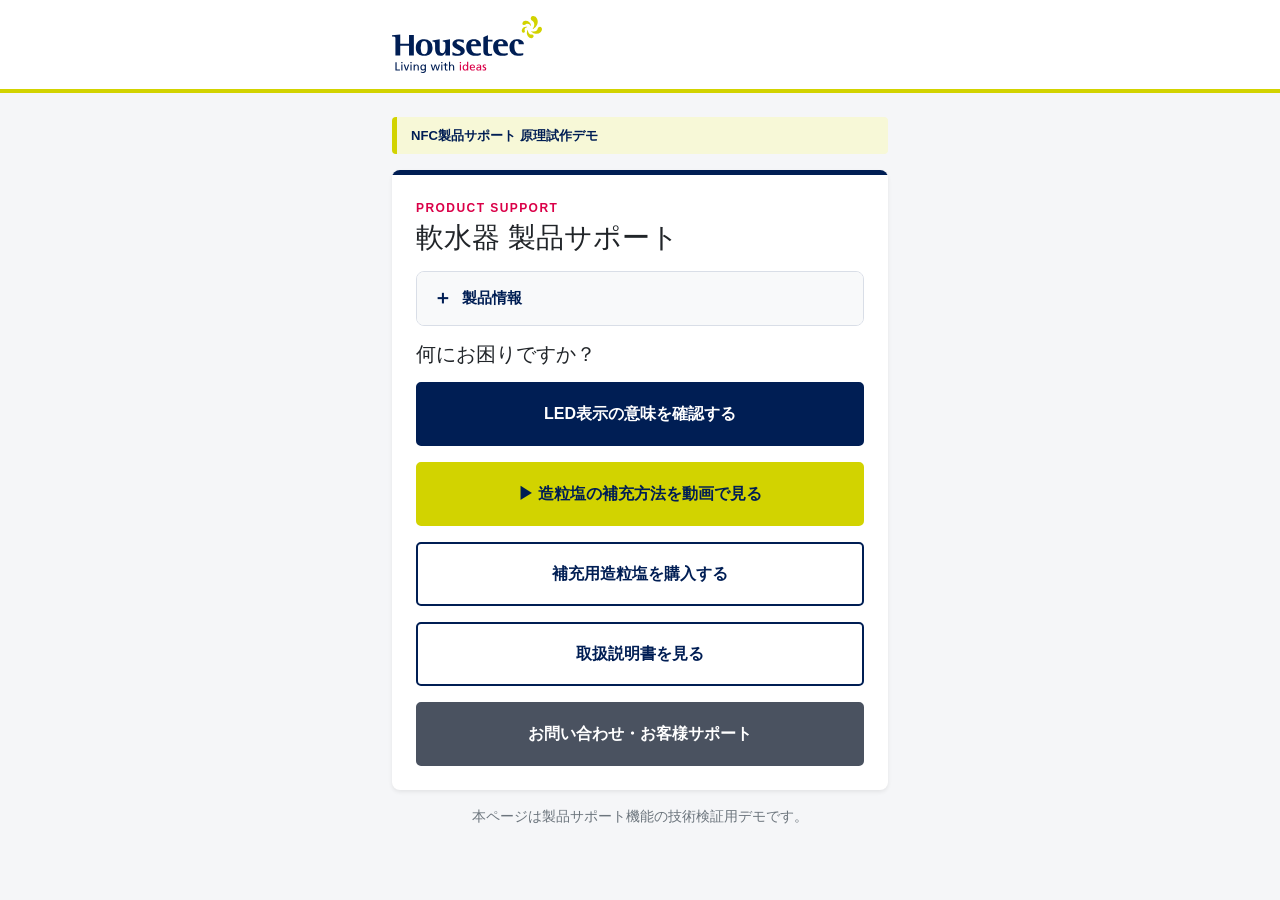
<file: index.html>
<!DOCTYPE html>
<html lang="ja">

<head>
  <meta charset="UTF-8">
  <meta name="viewport" content="width=device-width, initial-scale=1">

  <title>軟水器 製品サポート</title>

  <meta
    name="description"
    content="軟水器のLED表示、造粒塩の補充方法、取扱説明書、消耗品購入および問い合わせ先をご案内します。"
  >

  <!-- Bootstrap -->
  <link
    href="https://cdn.jsdelivr.net/npm/bootstrap@5.3.3/dist/css/bootstrap.min.css"
    rel="stylesheet"
  >

  <!-- Original CSS -->
  <link rel="stylesheet" href="style.css">

  <!-- Structured data for search engines and AI services -->
  <script type="application/ld+json">
  {
    "@context": "https://schema.org",
    "@graph": [
      {
        "@type": "WebPage",
        "@id": "https://sekei01.github.io/nfc-support-demo/#webpage",
        "url": "https://sekei01.github.io/nfc-support-demo/",
        "name": "軟水器 製品サポート",
        "description": "軟水器のLED表示、再生動作、造粒塩の補充、取扱説明書および問い合わせ先を案内する製品サポートページです。",
        "inLanguage": "ja",
        "about": {
          "@id": "https://sekei01.github.io/nfc-support-demo/#product"
        },
        "publisher": {
          "@id": "https://sekei01.github.io/nfc-support-demo/#organization"
        }
      },
      {
        "@type": "Organization",
        "@id": "https://sekei01.github.io/nfc-support-demo/#organization",
        "name": "株式会社ハウステック",
        "url": "https://www.housetec.co.jp/",
        "logo": {
          "@type": "ImageObject",
          "url": "https://sekei01.github.io/nfc-support-demo/logo.svg"
        }
      },
      {
        "@type": "Product",
        "@id": "https://sekei01.github.io/nfc-support-demo/#product",
        "name": "軟水器",
        "model": "ABC-123",
        "serialNumber": "2026-001234",
        "category": "住宅設備／軟水器",
        "manufacturer": {
          "@id": "https://sekei01.github.io/nfc-support-demo/#organization"
        },
        "additionalProperty": [
          {
            "@type": "PropertyValue",
            "name": "設置日",
            "value": "2026-07-15"
          },
          {
            "@type": "PropertyValue",
            "name": "保証状況",
            "value": "保証期間内"
          }
        ],
        "subjectOf": [
          {
            "@type": "DigitalDocument",
            "name": "軟水器 取扱説明書",
            "encodingFormat": "application/pdf",
            "url": "https://biz.housetec.co.jp/support/files/5d27f707-3134-4715-b3c0-db60963c9d05.pdf"
          },
          {
            "@type": "WebPage",
            "name": "補充用造粒塩 購入ページ",
            "url": "https://www.housetec.shop/view/item/000000002078?category_page_id=ct19"
          },
          {
            "@id": "https://sekei01.github.io/nfc-support-demo/#video"
          }
        ]
      },
      {
        "@type": "VideoObject",
        "@id": "https://sekei01.github.io/nfc-support-demo/#video",
        "name": "造粒塩の補充方法",
        "description": "軟水器へ造粒塩を補充する方法を案内する動画です。",
        "contentUrl": "https://www.youtube.com/watch?v=kivCMwO7Gao",
        "embedUrl": "https://www.youtube.com/embed/kivCMwO7Gao",
        "thumbnailUrl": "https://img.youtube.com/vi/kivCMwO7Gao/hqdefault.jpg",
        "inLanguage": "ja"
      }
    ]
  }
  </script>
</head>

<body>

  <header class="site-header">
    <div class="container support-container py-3">
      <img
        src="./logo.svg"
        alt="Housetec"
        class="brand-logo"
      >
    </div>
  </header>

  <main class="container py-4 support-container">

    <div class="demo-banner mb-3">
      NFC製品サポート 原理試作デモ
    </div>

    <div class="card shadow-sm main-card">
      <div class="card-body p-4">

        <p class="page-eyebrow mb-1">
          PRODUCT SUPPORT
        </p>

        <h1 class="h3 mb-3">
          軟水器 製品サポート
        </h1>

        <!-- NFC読み取り案内 
        <div class="alert alert-success text-center mb-4" role="status">
          <strong>📱 NFCタグを読み取りました</strong>
          <br>
          <span class="small">
            この製品専用のサポートページを表示しています。
          </span>
        </div>
        -->

        <!-- 製品情報 -->
        <details class="product-info-panel mb-3">
        
          <summary class="product-info-summary">
            製品情報
          </summary>
        
          <div class="product-info-content">
        
            <table class="table table-sm align-middle mb-0">
              <tbody>
                <tr>
                  <th scope="row" style="width: 40%;">
                    製品型式
                  </th>
                  <td>
                    ABC-123
                  </td>
                </tr>
        
                <tr>
                  <th scope="row">
                    製造番号
                  </th>
                  <td>
                    2026-001234
                  </td>
                </tr>
        
                <tr>
                  <th scope="row">
                    設置日
                  </th>
                  <td>
                    2026年7月15日
                  </td>
                </tr>
        
                <tr>
                  <th scope="row">
                    保証状況
                  </th>
                  <td>
                    <span class="badge rounded-pill text-bg-success">
                      保証期間内
                    </span>
                  </td>
                </tr>
              </tbody>
            </table>
        
            <p class="text-secondary small mt-3 mb-0">
              ※上記の製品情報は原理試作用のサンプル表示です。
            </p>
        
          </div>
        
        </details>

        <h2 class="h5 mb-3">
          何にお困りですか？
        </h2>

        <div class="d-grid gap-3">

          <a
            href="led-status.html"
            class="btn brand-button-primary menu-button"
          >
            LED表示の意味を確認する
          </a>

          <a
            href="https://www.youtube.com/watch?v=kivCMwO7Gao"
            class="btn brand-button-secondary menu-button"
            target="_blank"
            rel="noopener noreferrer"
          >
            ▶ 造粒塩の補充方法を動画で見る
          </a>

          <a
            href="https://www.housetec.shop/view/item/000000002078?category_page_id=ct19"
            class="btn brand-button-outline menu-button"
            target="_blank"
            rel="noopener noreferrer"
          >
            補充用造粒塩を購入する
          </a>

          <a
            href="https://biz.housetec.co.jp/support/files/5d27f707-3134-4715-b3c0-db60963c9d05.pdf"
            class="btn brand-button-outline menu-button"
            target="_blank"
            rel="noopener noreferrer"
          >
            取扱説明書を見る
          </a>

          <a
            href="https://www.housetec.co.jp/support/"
            class="btn brand-button-dark menu-button"
            target="_blank"
            rel="noopener noreferrer"
          >
            お問い合わせ・お客様サポート
          </a>

        </div>

      </div>
    </div>

    <p class="text-center text-secondary small mt-3">
      本ページは製品サポート機能の技術検証用デモです。
    </p>

  </main>

</body>
</html>
</file>
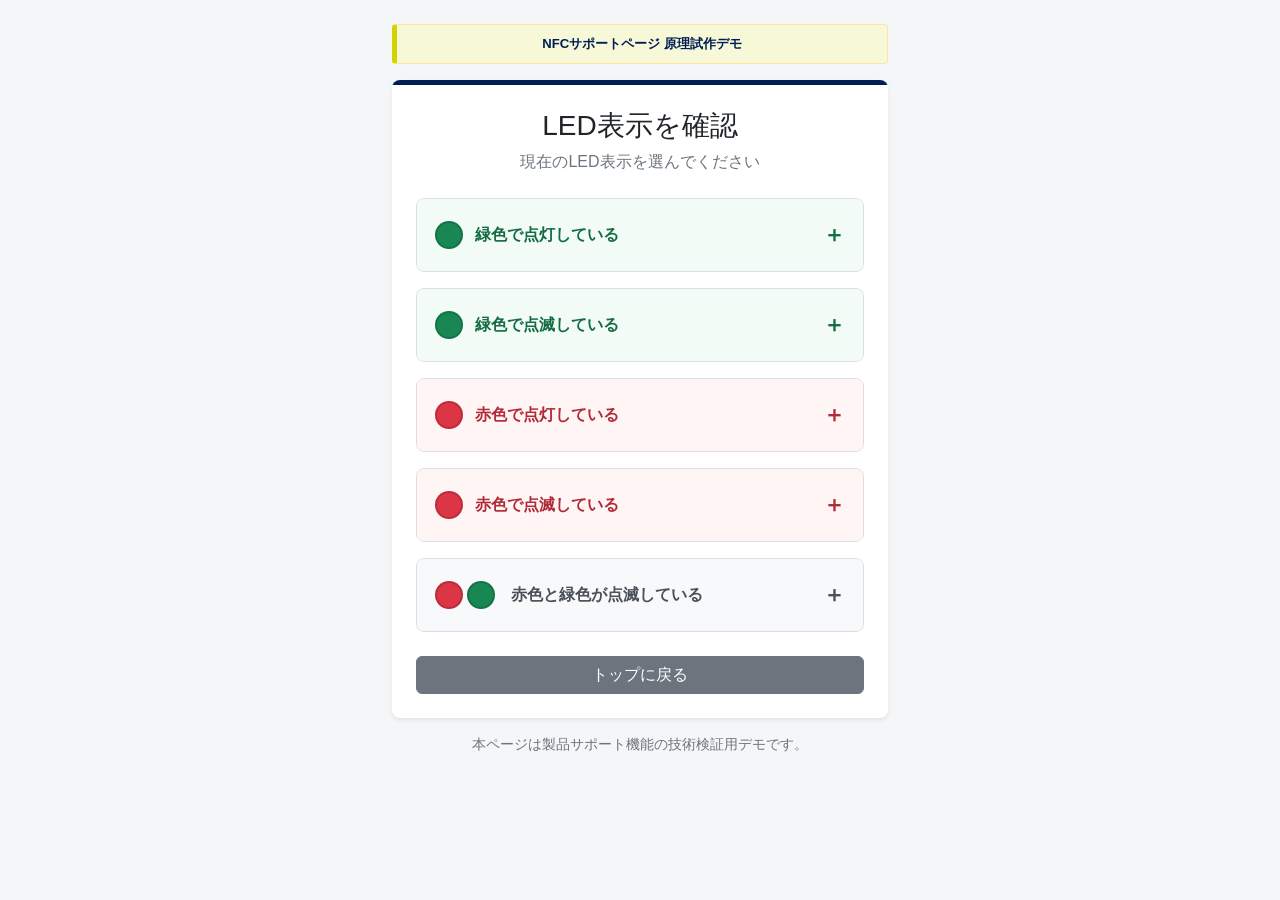
<file: led-status.html>
<!DOCTYPE html>
<html lang="ja">

<head>
  <meta charset="UTF-8">
  <meta name="viewport" content="width=device-width, initial-scale=1">

  <title>LED表示確認｜軟水器サポート</title>

  <link
    href="https://cdn.jsdelivr.net/npm/bootstrap@5.3.3/dist/css/bootstrap.min.css"
    rel="stylesheet"
  >

  <link rel="stylesheet" href="style.css">
</head>

<body>

  <main class="container py-4 support-container">

    <div class="alert alert-warning text-center demo-label" role="alert">
      NFCサポートページ 原理試作デモ
    </div>

    <div class="card shadow-sm main-card">
      <div class="card-body p-4">

        <h1 class="h3 text-center mb-2">LED表示を確認</h1>

        <p class="text-center text-secondary mb-4">
          現在のLED表示を選んでください
        </p>

        <!-- 緑点灯 -->
        <details class="status-panel mb-3">
          <summary class="status-summary status-green">
            <span class="led led-green"></span>
            緑色で点灯している
          </summary>

          <div class="status-content">
            <h2 class="h5">エラーが発生しています</h2>

            <p>
              本体のボタンを押して、リセットしてください。
            </p>

            <div class="alert alert-secondary mb-3">
              リセット後も同じ表示が続く場合は、取扱説明書を確認するか、
              サービス窓口へお問い合わせください。
            </div>

            <div class="d-grid gap-2">
              <a href="#" class="btn btn-outline-secondary">
                取扱説明書を見る
              </a>

              <a href="#" class="btn btn-outline-dark">
                お問い合わせ
              </a>
            </div>
          </div>
        </details>

        <!-- 緑点滅 -->
        <details class="status-panel mb-3">
          <summary class="status-summary status-green">
            <span class="led led-green blink"></span>
            緑色で点滅している
          </summary>

          <div class="status-content">
            <h2 class="h5">再生動作中です</h2>

            <p>
              軟水器が再生動作を行っています。
              通常は約15分で完了します。
            </p>

            <div class="alert alert-success mb-0">
              故障ではありません。完了するまでそのままお待ちください。
            </div>
          </div>
        </details>

        <!-- 赤点灯 -->
        <details class="status-panel mb-3">
          <summary class="status-summary status-red">
            <span class="led led-red"></span>
            赤色で点灯している
          </summary>

          <div class="status-content">
            <h2 class="h5">電池交換が必要です</h2>

            <p>
              本体の電池を新しいものに交換してください。
            </p>

            <div class="d-grid gap-2">
              <a href="#" class="btn btn-primary">
                電池交換方法を見る
              </a>

              <a href="#" class="btn btn-outline-secondary">
                取扱説明書を見る
              </a>
            </div>
          </div>
        </details>

        <!-- 赤点滅 -->
        <details class="status-panel mb-3">
          <summary class="status-summary status-red">
            <span class="led led-red blink"></span>
            赤色で点滅している
          </summary>

          <div class="status-content">
            <h2 class="h5">再生時期のお知らせです</h2>

            <p>
              シャワーの使用を停止してから約1時間後に、自動で再生を開始します。
            </p>

            <p>
              本体のボタンを押すことで、手動再生を行うこともできます。
            </p>

            <div class="d-grid gap-2">
              <a href="#" class="btn btn-primary">
                再生方法を動画で見る
              </a>

              <a
                href="https://www.housetec.shop/view/item/000000002078?category_page_id=ct19"
                class="btn btn-outline-primary"
                target="_blank"
                rel="noopener noreferrer"
              >
                補充用造粒塩を購入する
              </a>
            </div>
          </div>
        </details>

        <!-- 赤緑点滅 -->
        <details class="status-panel mb-3">
          <summary class="status-summary status-mixed">
            <span class="dual-led">
              <span class="led led-red alternate-red"></span>
              <span class="led led-green alternate-green"></span>
            </span>
            赤色と緑色が点滅している
          </summary>

          <div class="status-content">
            <h2 class="h5">再生後、1回目の捨て水動作です</h2>

            <p>
              再生後の最初の通水では、排出水に塩水が混ざることがあります。
            </p>

            <div class="alert alert-warning mb-3">
              表示が終了するまで、排出水の状態に注意してください。
            </div>

            <div class="d-grid">
              <a href="#" class="btn btn-outline-secondary">
                取扱説明書を見る
              </a>
            </div>
          </div>
        </details>

        <div class="d-grid mt-4">
          <a href="index.html" class="btn btn-secondary">
            トップに戻る
          </a>
        </div>

      </div>
    </div>

    <p class="text-center text-secondary small mt-3">
      本ページは製品サポート機能の技術検証用デモです。
    </p>

  </main>

</body>
</html>
</file>
<file: style.css>
:root {
  --brand-navy: #001e54;
  --brand-lime: #d2d300;
  --brand-pink: #da0048;
  --brand-bg: #f5f6f8;
  --brand-text: #1f2933;
  --brand-border: #d9dee7;
}

body {
  margin: 0;
  background-color: var(--brand-bg);
  color: var(--brand-text);
  font-family:
    -apple-system,
    BlinkMacSystemFont,
    "Segoe UI",
    "Hiragino Kaku Gothic ProN",
    "Yu Gothic",
    Meiryo,
    sans-serif;
}

.support-container {
  max-width: 520px;
}

.site-header {
  background-color: #ffffff;
  border-bottom: 4px solid var(--brand-lime);
}

.brand-logo {
  display: block;
  width: 150px;
  height: auto;
}

.demo-banner,
.demo-label {
  padding: 9px 14px;
  color: var(--brand-navy);
  background-color: #f7f8d7;
  border-left: 5px solid var(--brand-lime);
  border-radius: 4px;
  font-size: 0.82rem;
  font-weight: 600;
}

.main-card {
  border: 0;
  border-radius: 8px;
  overflow: hidden;
}

.main-card .card-body {
  border-top: 5px solid var(--brand-navy);
}

.page-eyebrow {
  color: var(--brand-pink);
  font-size: 0.75rem;
  font-weight: 700;
  letter-spacing: 0.12em;
}

.menu-button {
  min-height: 64px;
  display: flex;
  align-items: center;
  justify-content: center;
  padding: 12px 16px;
  border-radius: 5px;
  font-size: 1rem;
  font-weight: 600;
}

.brand-button-primary {
  color: #ffffff;
  background-color: var(--brand-navy);
  border: 2px solid var(--brand-navy);
}

.brand-button-primary:hover,
.brand-button-primary:focus {
  color: #ffffff;
  background-color: #001641;
  border-color: #001641;
}

.brand-button-secondary {
  color: var(--brand-navy);
  background-color: var(--brand-lime);
  border: 2px solid var(--brand-lime);
}

.brand-button-secondary:hover,
.brand-button-secondary:focus {
  color: var(--brand-navy);
  background-color: #c3c400;
  border-color: #c3c400;
}

.brand-button-outline {
  color: var(--brand-navy);
  background-color: #ffffff;
  border: 2px solid var(--brand-navy);
}

.brand-button-outline:hover,
.brand-button-outline:focus {
  color: #ffffff;
  background-color: var(--brand-navy);
}

.brand-button-dark {
  color: #ffffff;
  background-color: #4a5260;
  border: 2px solid #4a5260;
}

.brand-button-dark:hover,
.brand-button-dark:focus {
  color: #ffffff;
  background-color: #353b45;
  border-color: #353b45;
}

/* LED表示 */

.led {
  display: inline-block;
  width: 28px;
  height: 28px;
  border-radius: 50%;
  margin-right: 12px;
  border: 2px solid rgba(0, 0, 0, 0.15);
  vertical-align: middle;
  flex-shrink: 0;
}

.led-red {
  background-color: #dc3545;
}

.led-green {
  background-color: #198754;
}

.led-off {
  background-color: #e9ecef;
}

.blink {
  animation: blink-animation 1s infinite;
}

@keyframes blink-animation {
  0%,
  49% {
    opacity: 1;
  }

  50%,
  100% {
    opacity: 0.15;
  }
}

/* LED状態選択・説明 */

.status-button {
  min-height: 72px;
  font-size: 1rem;
  border-radius: 8px;
}

.status-panel {
  border: 1px solid var(--brand-border);
  border-radius: 8px;
  background-color: #ffffff;
  overflow: hidden;
}

.status-summary {
  min-height: 72px;
  padding: 16px 18px;
  display: flex;
  align-items: center;
  font-size: 1rem;
  font-weight: 600;
  cursor: pointer;
  list-style: none;
}

.status-summary::-webkit-details-marker {
  display: none;
}

.status-summary::after {
  content: "＋";
  margin-left: auto;
  padding-left: 12px;
  font-size: 1.4rem;
}

.status-panel[open] .status-summary::after {
  content: "－";
}

.status-green {
  color: #146c43;
  background-color: #f2fbf6;
}

.status-red {
  color: #b02a37;
  background-color: #fff5f5;
}

.status-mixed {
  color: #495057;
  background-color: #f8f9fa;
}

.status-content {
  padding: 18px;
  border-top: 1px solid var(--brand-border);
}

.dual-led {
  display: inline-flex;
  align-items: center;
  margin-right: 12px;
  flex-shrink: 0;
}

.dual-led .led {
  margin-right: 4px;
}

.alternate-red {
  animation: alternate-red 1s infinite;
}

.alternate-green {
  animation: alternate-green 1s infinite;
}

@keyframes alternate-red {
  0%,
  49% {
    opacity: 1;
  }

  50%,
  100% {
    opacity: 0.15;
  }
}

@keyframes alternate-green {
  0%,
  49% {
    opacity: 0.15;
  }

  50%,
  100% {
    opacity: 1;
  }
}

.product-info-panel {
  border: 1px solid var(--brand-border);
  border-radius: 8px;
  background-color: #ffffff;
  overflow: hidden;
}

.product-info-summary {
  min-height: 52px;
  padding: 12px 16px;
  display: flex;
  align-items: center;
  color: var(--brand-navy);
  background-color: #f8f9fa;
  font-size: 0.95rem;
  font-weight: 600;
  cursor: pointer;
  list-style: none;
}

.product-info-summary::-webkit-details-marker {
  display: none;
}

.product-info-summary::before {
  content: "＋";
  margin-right: 10px;
  font-size: 1.2rem;
  font-weight: 700;
}

.product-info-panel[open] .product-info-summary::before {
  content: "－";
}

.product-info-content {
  padding: 16px;
  border-top: 1px solid var(--brand-border);
}
</file>
